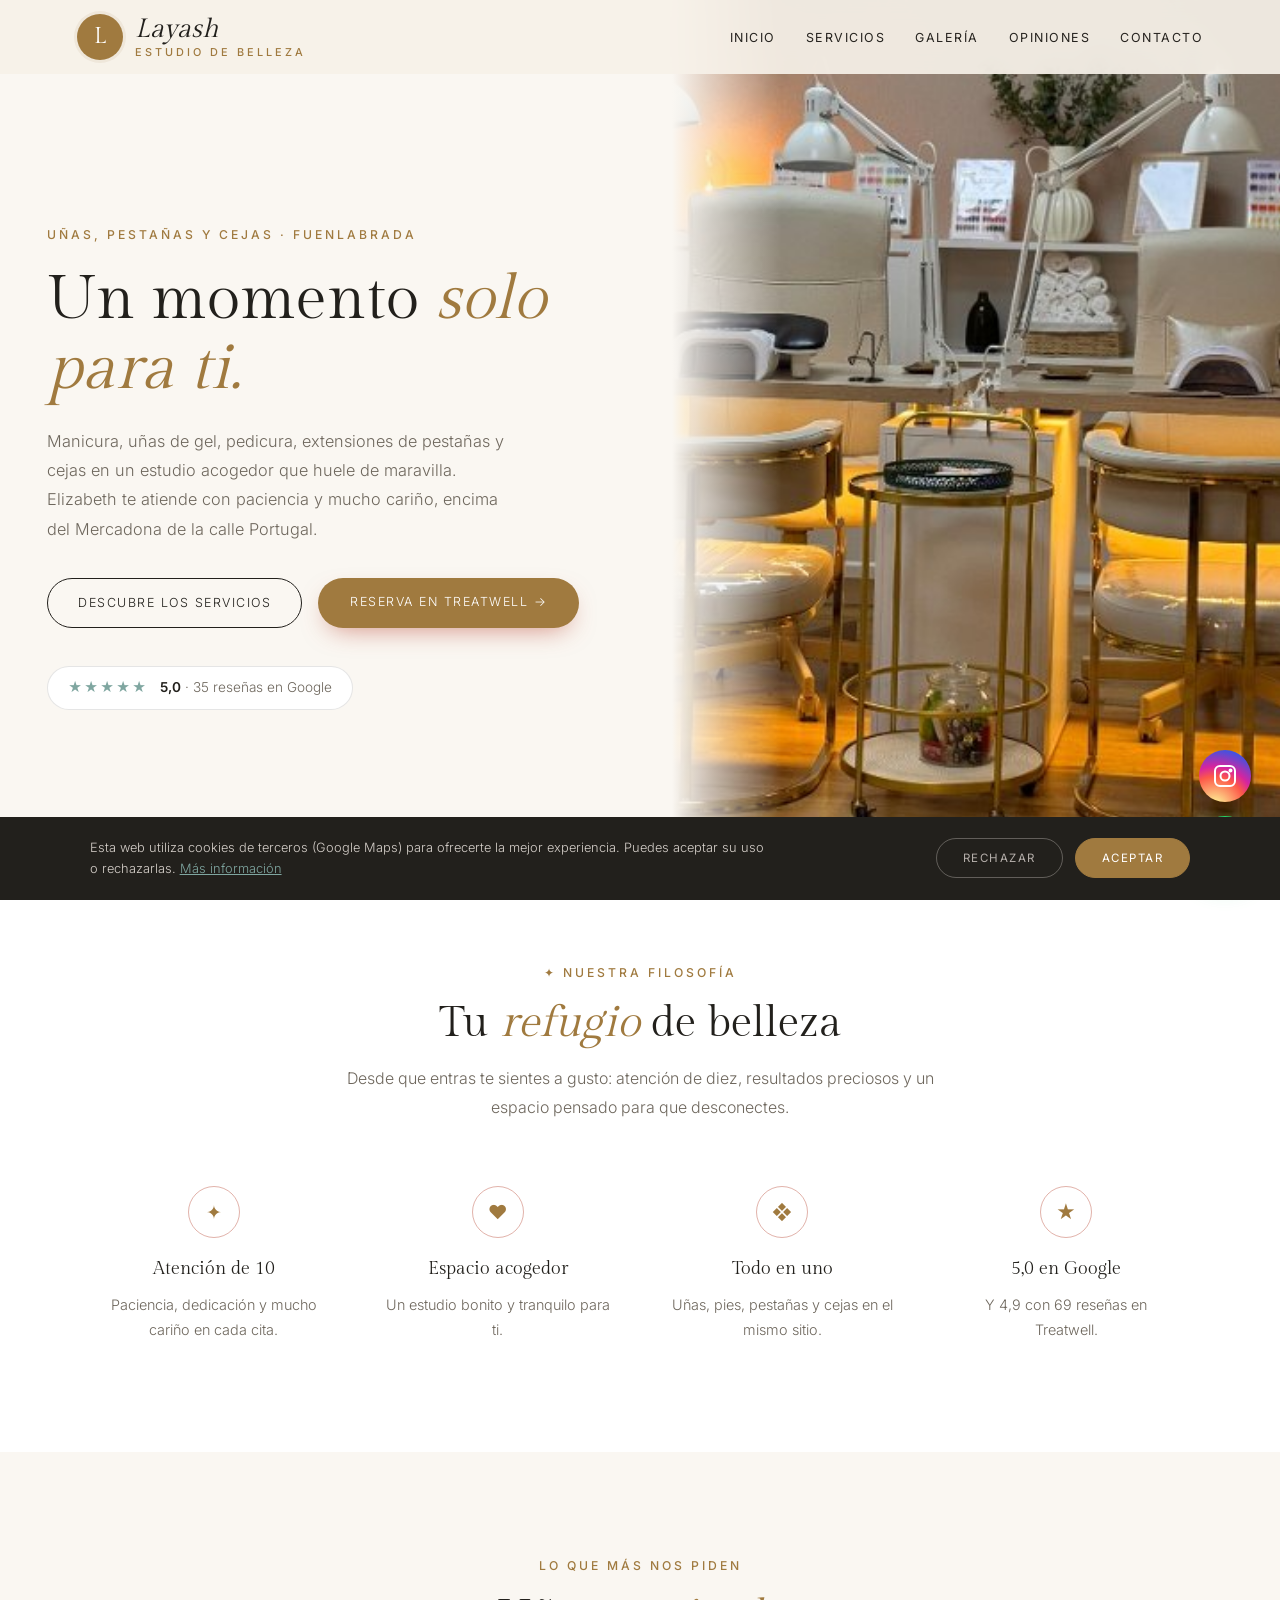
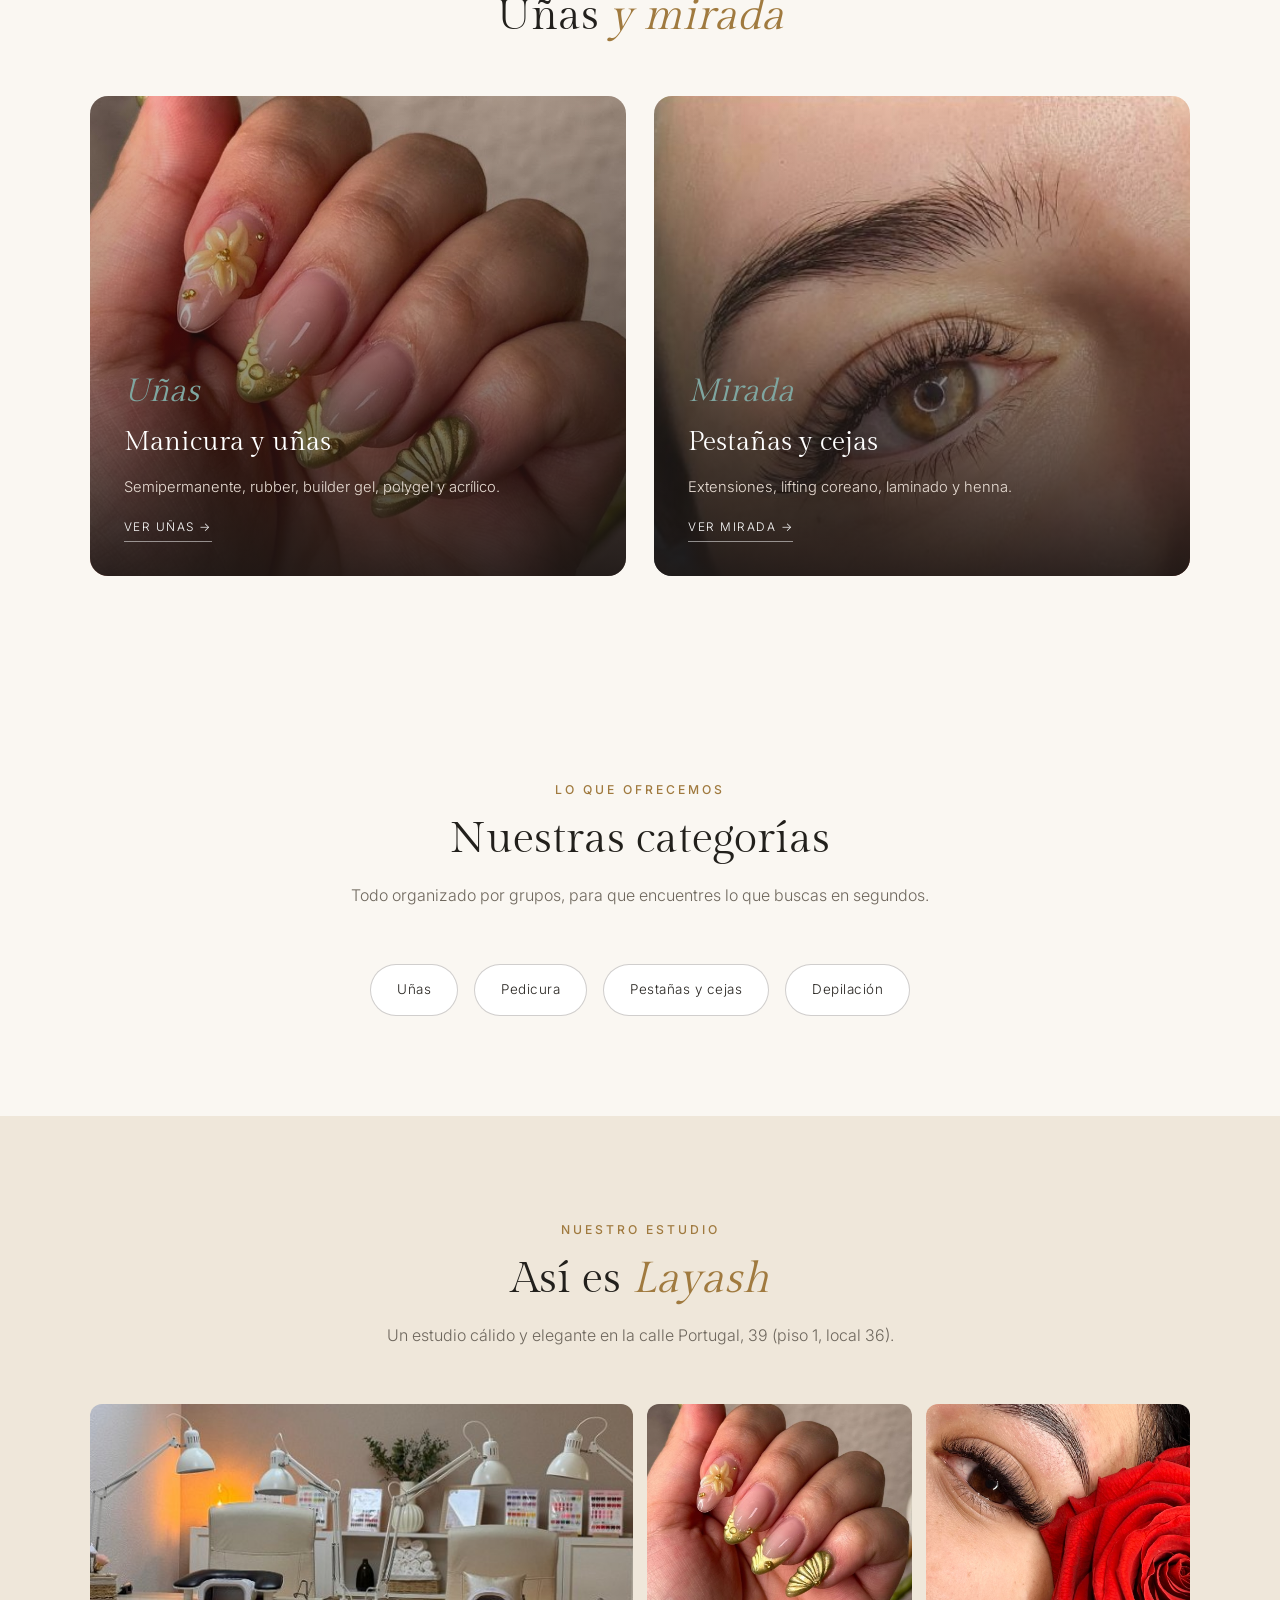
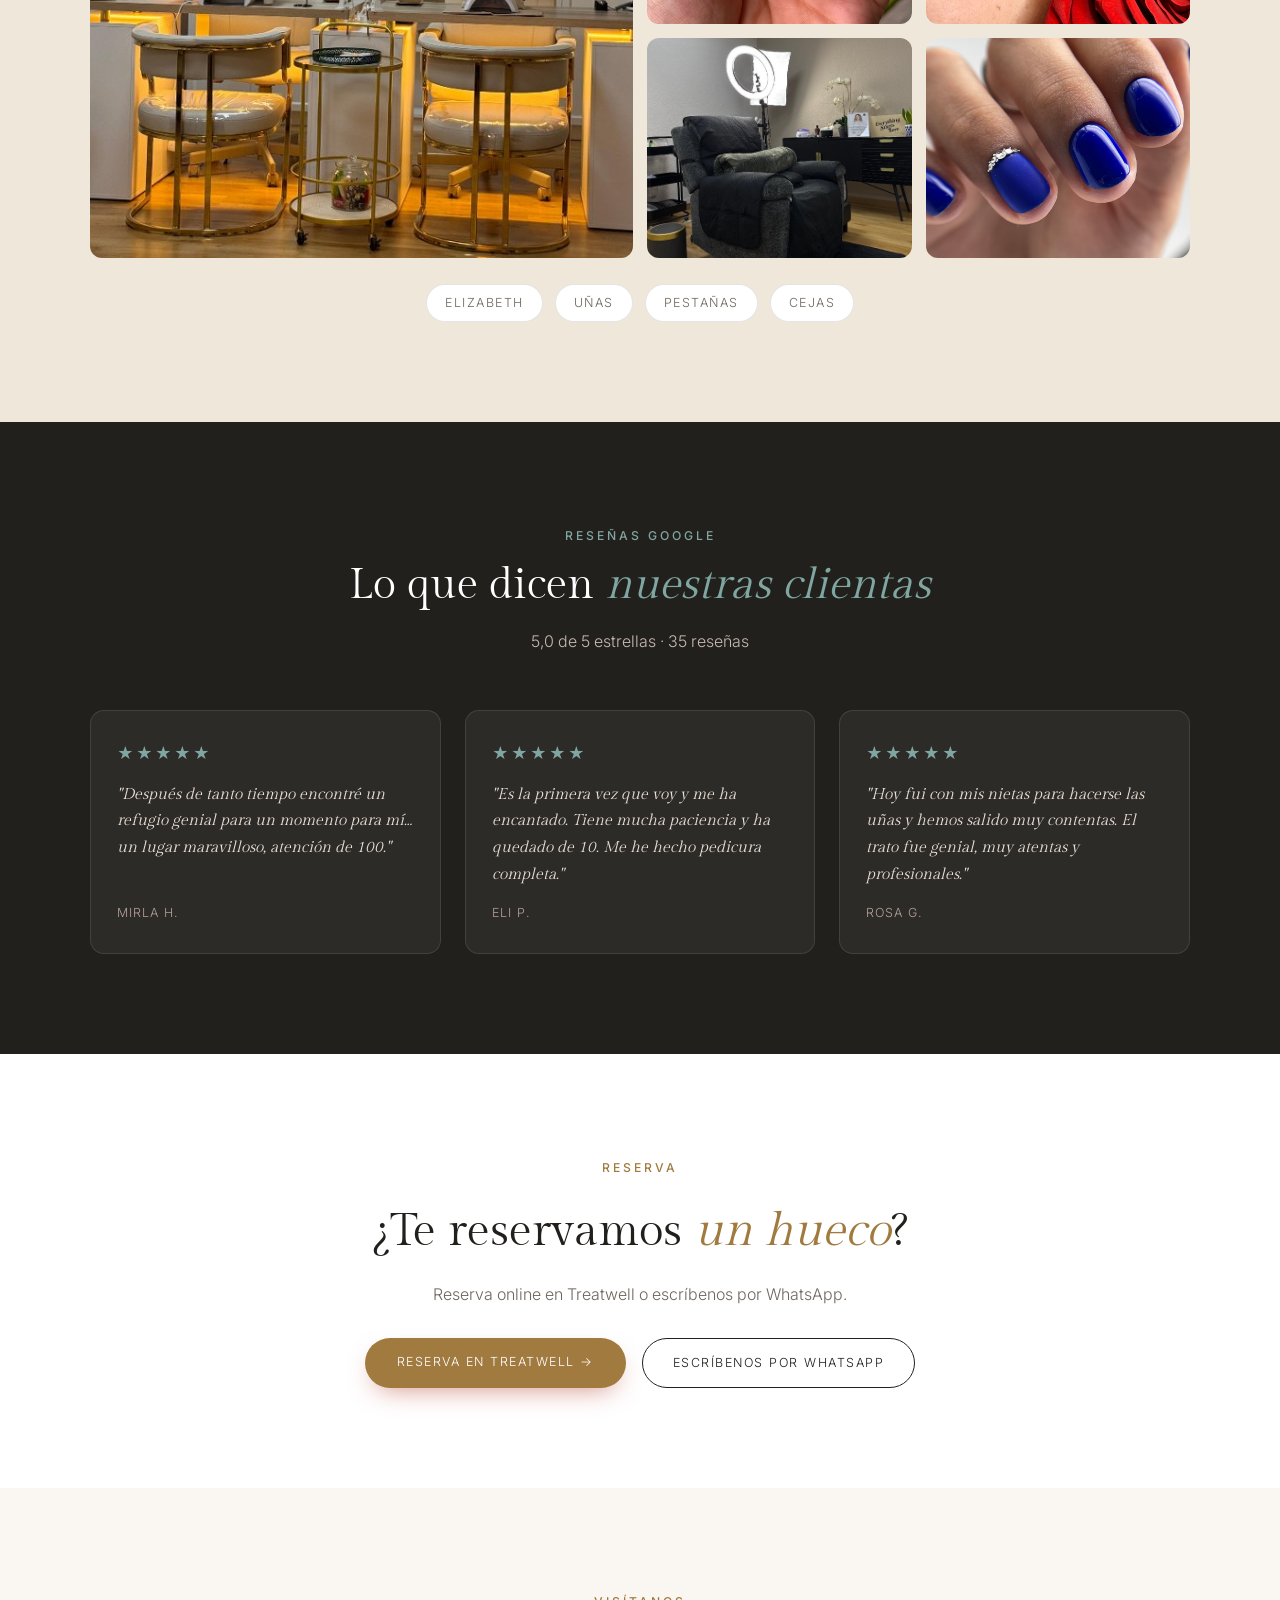
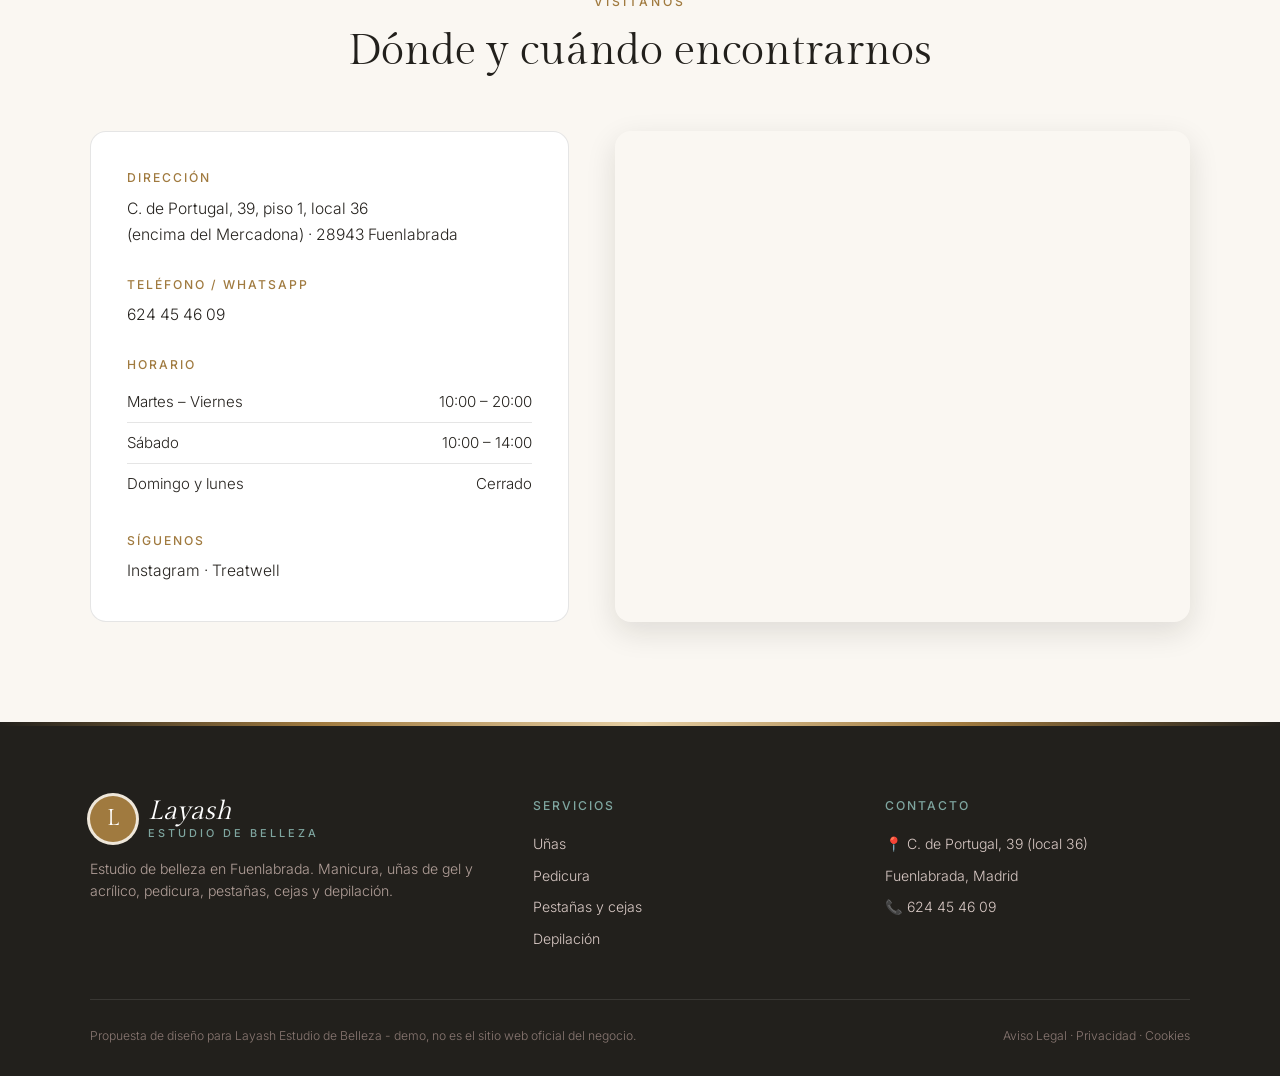
<file: index.html>
<!DOCTYPE html>
<html lang="es">
<head>
<meta charset="UTF-8">
<meta name="viewport" content="width=device-width, initial-scale=1.0">
<title>Layash Estudio de Belleza — Uñas, pestañas y cejas en Fuenlabrada</title>
<meta name="description" content="Layash Estudio de Belleza, de Elizabeth, en C. de Portugal 39 (piso 1, local 36, encima del Mercadona), Fuenlabrada. Manicura, uñas de gel y acrílico, pedicura, extensiones y lifting de pestañas, cejas y depilación. 5,0★ en Google y 4,9★ en Treatwell.">
<meta name="theme-color" content="#22201c">
<meta property="og:title" content="Layash Estudio de Belleza · Fuenlabrada">
<meta property="og:image" content="tw_01.jpg">

<link rel="preconnect" href="https://fonts.googleapis.com"><link rel="preconnect" href="https://fonts.gstatic.com" crossorigin><link href="https://fonts.googleapis.com/css2?family=Gilda+Display&family=Inter:wght@300;400;500;600&display=swap" rel="stylesheet">
<link rel="stylesheet" href="styles.css">
</head>
<body>

<header id="header">
  <a href="index.html" class="logo" aria-label="Layash Estudio de Belleza, inicio"><span class="logo-mark">L</span><span class="logo-text"><span class="script">Layash</span><small>estudio de belleza</small></span></a>
  <nav id="nav" aria-label="Navegación principal"><ul><li><a href="index.html#inicio">Inicio</a></li><li><a href="servicios.html">Servicios</a></li><li><a href="index.html#galeria">Galería</a></li><li><a href="index.html#opiniones">Opiniones</a></li><li><a href="index.html#contacto">Contacto</a></li></ul></nav><button class="nav-toggle" id="navToggle" aria-label="Abrir menú">☰</button>
</header>

<section class="hero" id="inicio">
  <div class="hero-text">
    <span class="eyebrow">Uñas, pestañas y cejas · Fuenlabrada</span>
    <h1>Un momento <em>solo para ti.</em></h1>
    <p>Manicura, uñas de gel, pedicura, extensiones de pestañas y cejas en un estudio acogedor que huele de maravilla. Elizabeth te atiende con paciencia y mucho cariño, encima del Mercadona de la calle Portugal.</p>
    <div class="hero-ctas">
      <a href="servicios.html" class="btn-outline">Descubre los servicios</a>
      <a href="https://www.treatwell.es/establecimiento/layash-estudio-de-belleza/" class="btn-solid" target="_blank" rel="noopener">Reserva en Treatwell →</a>
    </div>
    <a class="hero-rating" href="https://www.google.com/maps/search/?api=1&query=Layash,+C.+de+Portugal+39,+Fuenlabrada" target="_blank" rel="noopener"><span class="stars">★★★★★</span><span><strong>5,0</strong> · 35 reseñas en Google</span></a>
  </div>
  <div class="hero-img"><img src="tw_01.jpg" alt="Mesas de manicura del estudio Layash" style="object-position:center 50%;"></div>
</section>

<section class="trust">
  <div class="section-head">
    <span class="eyebrow">✦ Nuestra filosofía</span>
    <h2>Tu <em>refugio</em> de belleza</h2>
    <p>Desde que entras te sientes a gusto: atención de diez, resultados preciosos y un espacio pensado para que desconectes.</p>
  </div>
  <div class="trust-grid">
    <div class="trust-card"><span class="trust-ic">✦</span><h3>Atención de 10</h3><p>Paciencia, dedicación y mucho cariño en cada cita.</p></div>
    <div class="trust-card"><span class="trust-ic">♥</span><h3>Espacio acogedor</h3><p>Un estudio bonito y tranquilo para ti.</p></div>
    <div class="trust-card"><span class="trust-ic">❖</span><h3>Todo en uno</h3><p>Uñas, pies, pestañas y cejas en el mismo sitio.</p></div>
    <div class="trust-card"><span class="trust-ic">★</span><h3>5,0 en Google</h3><p>Y 4,9 con 69 reseñas en Treatwell.</p></div>
  </div>
</section>

<section class="worlds">
  <div class="section-head">
    <span class="eyebrow">Lo que más nos piden</span>
    <h2>Uñas <em>y mirada</em></h2>
  </div>
  <div class="worlds-grid">
    <a href="servicios.html#unas" class="world-card"><img src="maps_03.jpg" alt="Manicura y uñas"><div class="world-text"><span class="script">Uñas</span><h3>Manicura y uñas</h3><p>Semipermanente, rubber, builder gel, polygel y acrílico.</p><span class="world-link">Ver uñas →</span></div></a>
    <a href="servicios.html#mirada" class="world-card"><img src="maps_04.jpg" alt="Pestañas y cejas"><div class="world-text"><span class="script">Mirada</span><h3>Pestañas y cejas</h3><p>Extensiones, lifting coreano, laminado y henna.</p><span class="world-link">Ver mirada →</span></div></a>
  </div>
</section>

<section>
  <div class="section-head">
    <span class="eyebrow">Lo que ofrecemos</span>
    <h2>Nuestras categorías</h2>
    <p>Todo organizado por grupos, para que encuentres lo que buscas en segundos.</p>
  </div>
  <div class="cat-pills">
    <a href="servicios.html#unas" class="cat-pill">Uñas</a>
    <a href="servicios.html#pies" class="cat-pill">Pedicura</a>
    <a href="servicios.html#mirada" class="cat-pill">Pestañas y cejas</a>
    <a href="servicios.html#depilacion" class="cat-pill">Depilación</a>
  </div>
</section>

<section class="gallery-wrap" id="galeria">
  <div class="section-head">
    <span class="eyebrow">Nuestro estudio</span>
    <h2>Así es <em>Layash</em></h2>
    <p>Un estudio cálido y elegante en la calle Portugal, 39 (piso 1, local 36).</p>
  </div>
  <div class="gallery">
    <figure class="big"><img src="tw_01.jpg" alt="Mesas de manicura" loading="lazy"></figure>
    <figure><img src="maps_03.jpg" alt="Uñas con diseño dorado" loading="lazy"></figure>
    <figure><img src="maps_09.jpg" alt="Extensiones de pestañas" loading="lazy"></figure>
    <figure><img src="tw_04.jpg" alt="Sillón de pedicura y pestañas" loading="lazy"></figure>
    <figure><img src="maps_06.jpg" alt="Manicura en azul" loading="lazy"></figure>
  </div>
  <div class="brands"><span>Elizabeth</span><span>Uñas</span><span>Pestañas</span><span>Cejas</span></div>
</section>

<section class="reviews-wrap" id="opiniones">
  <div class="section-head">
    <span class="eyebrow">Reseñas Google</span>
    <h2>Lo que dicen <em>nuestras clientas</em></h2>
    <p>5,0 de 5 estrellas · 35 reseñas</p>
  </div>
  <div class="review-grid">
    <div class="review-card"><div class="stars">★★★★★</div><p>"Después de tanto tiempo encontré un refugio genial para un momento para mí… un lugar maravilloso, atención de 100."</p><cite>Mirla H.</cite></div>
    <div class="review-card"><div class="stars">★★★★★</div><p>"Es la primera vez que voy y me ha encantado. Tiene mucha paciencia y ha quedado de 10. Me he hecho pedicura completa."</p><cite>Eli P.</cite></div>
    <div class="review-card"><div class="stars">★★★★★</div><p>"Hoy fui con mis nietas para hacerse las uñas y hemos salido muy contentas. El trato fue genial, muy atentas y profesionales."</p><cite>Rosa G.</cite></div>
  </div>
</section>

<section class="cta-section">
  <span class="eyebrow">Reserva</span>
  <h2>¿Te reservamos <em>un hueco</em>?</h2>
  <p>Reserva online en Treatwell o escríbenos por WhatsApp.</p>
  <div class="cta-row">
    <a href="https://www.treatwell.es/establecimiento/layash-estudio-de-belleza/" class="btn-solid" target="_blank" rel="noopener">Reserva en Treatwell →</a>
    <a href="https://wa.me/34624454609?text=Hola%2C%20quiero%20pedir%20cita%20en%20Layash" class="btn-outline" target="_blank" rel="noopener">Escríbenos por WhatsApp</a>
  </div>
</section>

<section class="contact-section" id="contacto">
  <div class="section-head">
    <span class="eyebrow">Visítanos</span>
    <h2>Dónde y cuándo encontrarnos</h2>
  </div>
  <div class="contact-grid">
    <div class="contact-info">
      <div class="contact-block"><h3>Dirección</h3><p>C. de Portugal, 39, piso 1, local 36<br>(encima del Mercadona) · 28943 Fuenlabrada</p></div>
      <div class="contact-block"><h3>Teléfono / WhatsApp</h3><p><a href="tel:+34624454609">624 45 46 09</a></p></div>
      <div class="contact-block"><h3>Horario</h3><ul class="hours-list"><li><span>Martes – Viernes</span><span>10:00 – 20:00</span></li><li><span>Sábado</span><span>10:00 – 14:00</span></li><li><span>Domingo y lunes</span><span>Cerrado</span></li></ul></div>
      <div class="contact-block"><h3>Síguenos</h3><p><a href="https://www.instagram.com/layash_estudio/" target="_blank" rel="noopener">Instagram</a> · <a href="https://www.treatwell.es/establecimiento/layash-estudio-de-belleza/" target="_blank" rel="noopener">Treatwell</a></p></div>
    </div>
    <div class="contact-map">
      <iframe title="Mapa de Layash Estudio de Belleza" src="https://www.google.com/maps?q=Layash,+C.+de+Portugal+39,+Fuenlabrada&output=embed" width="100%" height="100%" style="border:0;" allowfullscreen="" loading="lazy" referrerpolicy="no-referrer-when-downgrade"></iframe>
    </div>
  </div>
</section>

<footer>
  <div class="footer-grid">
    <div class="footer-brand">
      <a href="index.html" class="logo light"><span class="logo-mark">L</span><span class="logo-text"><span class="script">Layash</span><small>estudio de belleza</small></span></a>
      <p>Estudio de belleza en Fuenlabrada. Manicura, uñas de gel y acrílico, pedicura, pestañas, cejas y depilación.</p>
    </div>
    <div><h4>Servicios</h4><ul><li><a href="servicios.html#unas">Uñas</a></li><li><a href="servicios.html#pies">Pedicura</a></li><li><a href="servicios.html#mirada">Pestañas y cejas</a></li><li><a href="servicios.html#depilacion">Depilación</a></li></ul></div>
    <div><h4>Contacto</h4><ul><li>📍 C. de Portugal, 39 (local 36)</li><li>Fuenlabrada, Madrid</li><li>📞 <a href="tel:+34624454609">624 45 46 09</a></li></ul></div>
  </div>
  <div class="footer-bottom">
    <span>Propuesta de diseño para Layash Estudio de Belleza - demo, no es el sitio web oficial del negocio.</span>
    <span><a href="aviso-legal.html">Aviso Legal</a> &middot; <a href="politica-privacidad.html">Privacidad</a> &middot; <a href="politica-cookies.html">Cookies</a></span>
  </div>
</footer>

<div id="cookie-banner" class="cookie-banner"><p>Esta web utiliza cookies de terceros (Google Maps) para ofrecerte la mejor experiencia. Puedes aceptar su uso o rechazarlas. <a href="politica-cookies.html">Más información</a></p><div class="cookie-actions"><button onclick="setCookieChoice('rejected')" class="ck-reject">Rechazar</button><button onclick="setCookieChoice('accepted')" class="ck-accept">Aceptar</button></div></div>
<div class="social-fabs"><a class="ig-fab" href="https://www.instagram.com/layash_estudio/" target="_blank" rel="noopener" aria-label="Visitar Instagram"><svg width="24" height="24" viewBox="0 0 24 24" fill="none" stroke="white" stroke-width="2"><rect x="2" y="2" width="20" height="20" rx="5"/><circle cx="12" cy="12" r="4.5"/><circle cx="17.5" cy="6.5" r="1" fill="white"/></svg></a><a class="wa-fab" href="https://wa.me/34624454609?text=Hola%2C%20quiero%20pedir%20cita%20en%20Layash" target="_blank" rel="noopener" aria-label="Escribir por WhatsApp"><svg width="28" height="28" viewBox="0 0 24 24" fill="white"><path d="M17.5 14.4c-.3-.1-1.8-.9-2-1s-.5-.1-.7.1-.8 1-.9 1.2-.3.2-.6.1a8.2 8.2 0 0 1-2.4-1.5 9 9 0 0 1-1.7-2.1c-.2-.3 0-.5.1-.6l.4-.5.3-.5v-.5l-.9-2.2c-.2-.6-.5-.5-.7-.5h-.6a1.1 1.1 0 0 0-.8.4 3.4 3.4 0 0 0-1 2.5 5.9 5.9 0 0 0 1.2 3.1 13.5 13.5 0 0 0 5.2 4.6c2.6 1 2.6.7 3.1.6a2.6 2.6 0 0 0 1.7-1.2 2.1 2.1 0 0 0 .2-1.2c-.1-.1-.3-.2-.6-.3ZM12 21.8a9.8 9.8 0 0 1-5-1.4l-.4-.2-3.7 1 1-3.6-.2-.4A9.8 9.8 0 1 1 12 21.8Zm8.4-18.3A11.8 11.8 0 0 0 1.8 17.7L.2 23.8l6.3-1.6a11.8 11.8 0 0 0 5.6 1.4A11.8 11.8 0 0 0 20.4 3.5Z"/></svg></a></div>
<script src="main.js"></script>
</body>
</html>
</file>
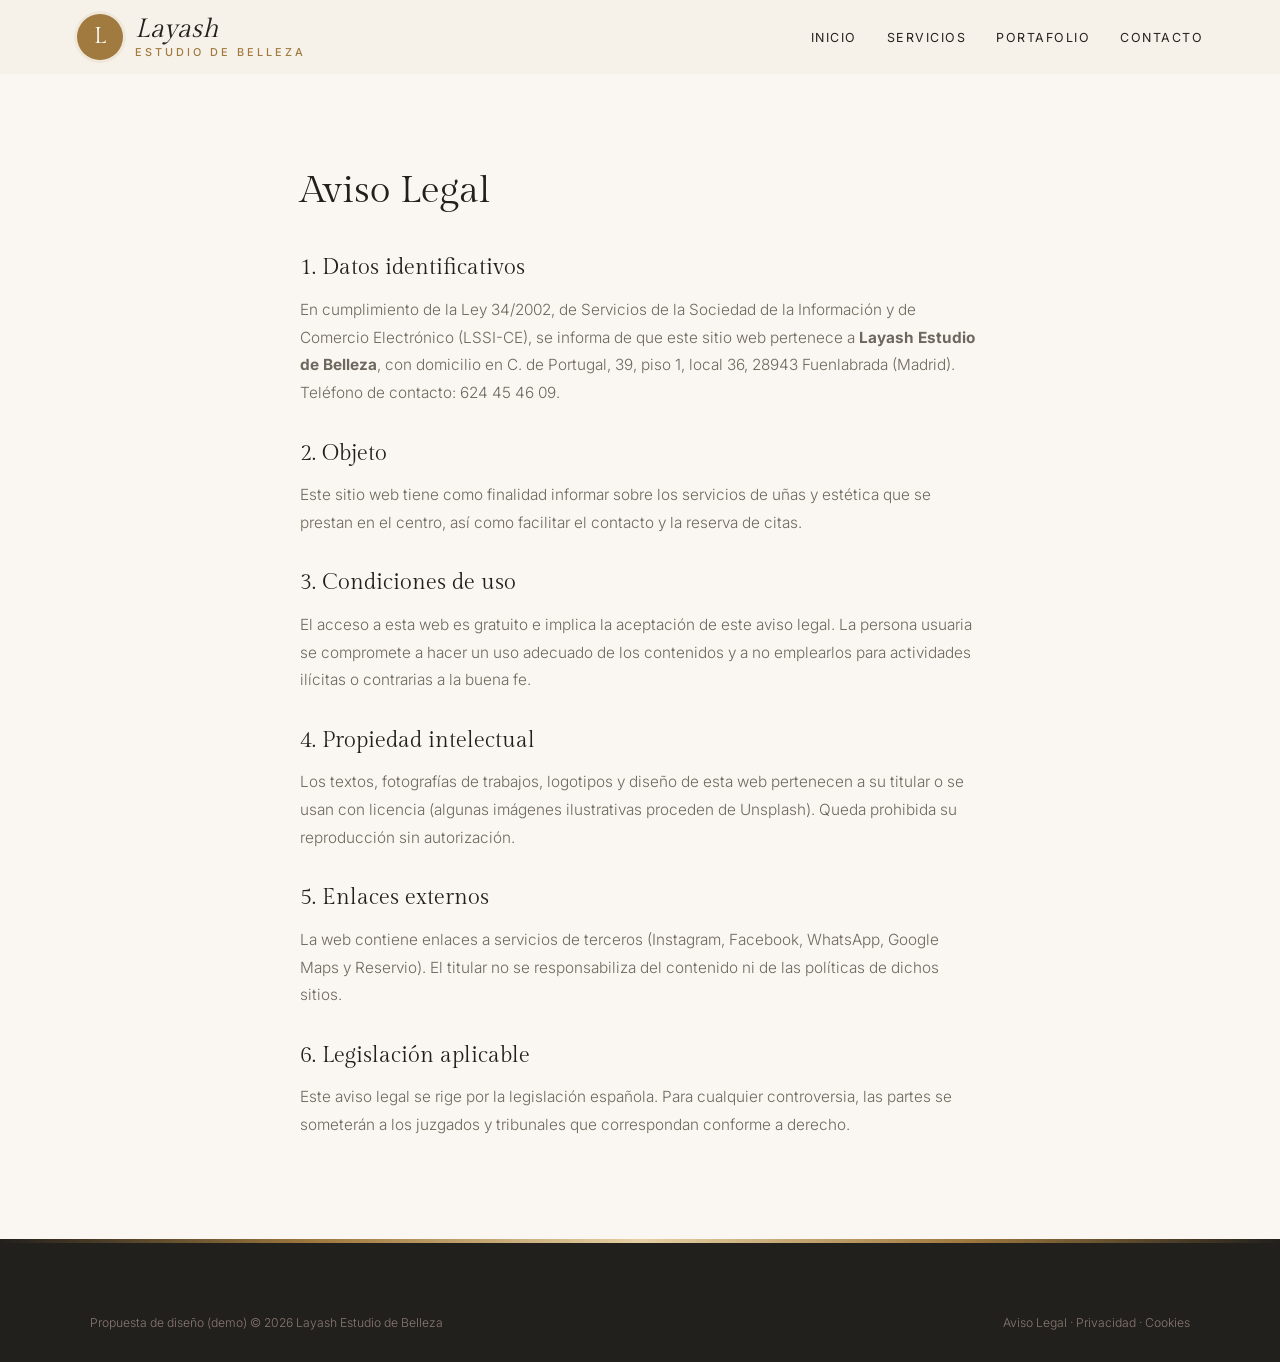
<file: aviso-legal.html>
<!DOCTYPE html>
<html lang="es">
<head>
<meta charset="UTF-8">
<meta name="viewport" content="width=device-width, initial-scale=1.0">
<title>Aviso Legal — Layash Estudio de Belleza</title>
<meta name="robots" content="noindex">

<link rel="preconnect" href="https://fonts.googleapis.com">
<link href="https://fonts.googleapis.com/css2?family=Gilda+Display&family=Inter:wght@300;400;500;600&display=swap" rel="stylesheet">
<link rel="stylesheet" href="styles.css">
</head>
<body>
<header id="header" class="scrolled">
  <a href="index.html" class="logo" aria-label="Layash Estudio de Belleza, inicio">
    <span class="logo-mark">L</span>
    <span class="logo-text"><span class="script">Layash</span><small>estudio de belleza</small></span>
  </a>
  <nav id="nav" aria-label="Navegación principal">
    <ul>
      <li><a href="index.html#inicio">Inicio</a></li>
      <li><a href="servicios.html">Servicios</a></li>
      <li><a href="portafolio.html">Portafolio</a></li>
      <li><a href="index.html#contacto">Contacto</a></li>
    </ul>
  </nav>
  <button class="nav-toggle" id="navToggle" aria-label="Abrir menú">☰</button>
</header>
<main class="legal"><h1>Aviso Legal</h1>
<h2>1. Datos identificativos</h2>
<p>En cumplimiento de la Ley 34/2002, de Servicios de la Sociedad de la Información y de Comercio Electrónico (LSSI-CE), se informa de que este sitio web pertenece a <strong>Layash Estudio de Belleza</strong>, con domicilio en C. de Portugal, 39, piso 1, local 36, 28943 Fuenlabrada (Madrid). Teléfono de contacto: 624 45 46 09.</p>
<h2>2. Objeto</h2>
<p>Este sitio web tiene como finalidad informar sobre los servicios de uñas y estética que se prestan en el centro, así como facilitar el contacto y la reserva de citas.</p>
<h2>3. Condiciones de uso</h2>
<p>El acceso a esta web es gratuito e implica la aceptación de este aviso legal. La persona usuaria se compromete a hacer un uso adecuado de los contenidos y a no emplearlos para actividades ilícitas o contrarias a la buena fe.</p>
<h2>4. Propiedad intelectual</h2>
<p>Los textos, fotografías de trabajos, logotipos y diseño de esta web pertenecen a su titular o se usan con licencia (algunas imágenes ilustrativas proceden de Unsplash). Queda prohibida su reproducción sin autorización.</p>
<h2>5. Enlaces externos</h2>
<p>La web contiene enlaces a servicios de terceros (Instagram, Facebook, WhatsApp, Google Maps y Reservio). El titular no se responsabiliza del contenido ni de las políticas de dichos sitios.</p>
<h2>6. Legislación aplicable</h2>
<p>Este aviso legal se rige por la legislación española. Para cualquier controversia, las partes se someterán a los juzgados y tribunales que correspondan conforme a derecho.</p></main>
<footer>
  <div class="footer-bottom" style="margin-top:0">
    <span>Propuesta de diseño (demo) © 2026 Layash Estudio de Belleza</span>
    <span><a href="aviso-legal.html">Aviso Legal</a> &middot; <a href="politica-privacidad.html">Privacidad</a> &middot; <a href="politica-cookies.html">Cookies</a></span>
  </div>
</footer>
<script src="main.js"></script>
</body>
</html>
</file>
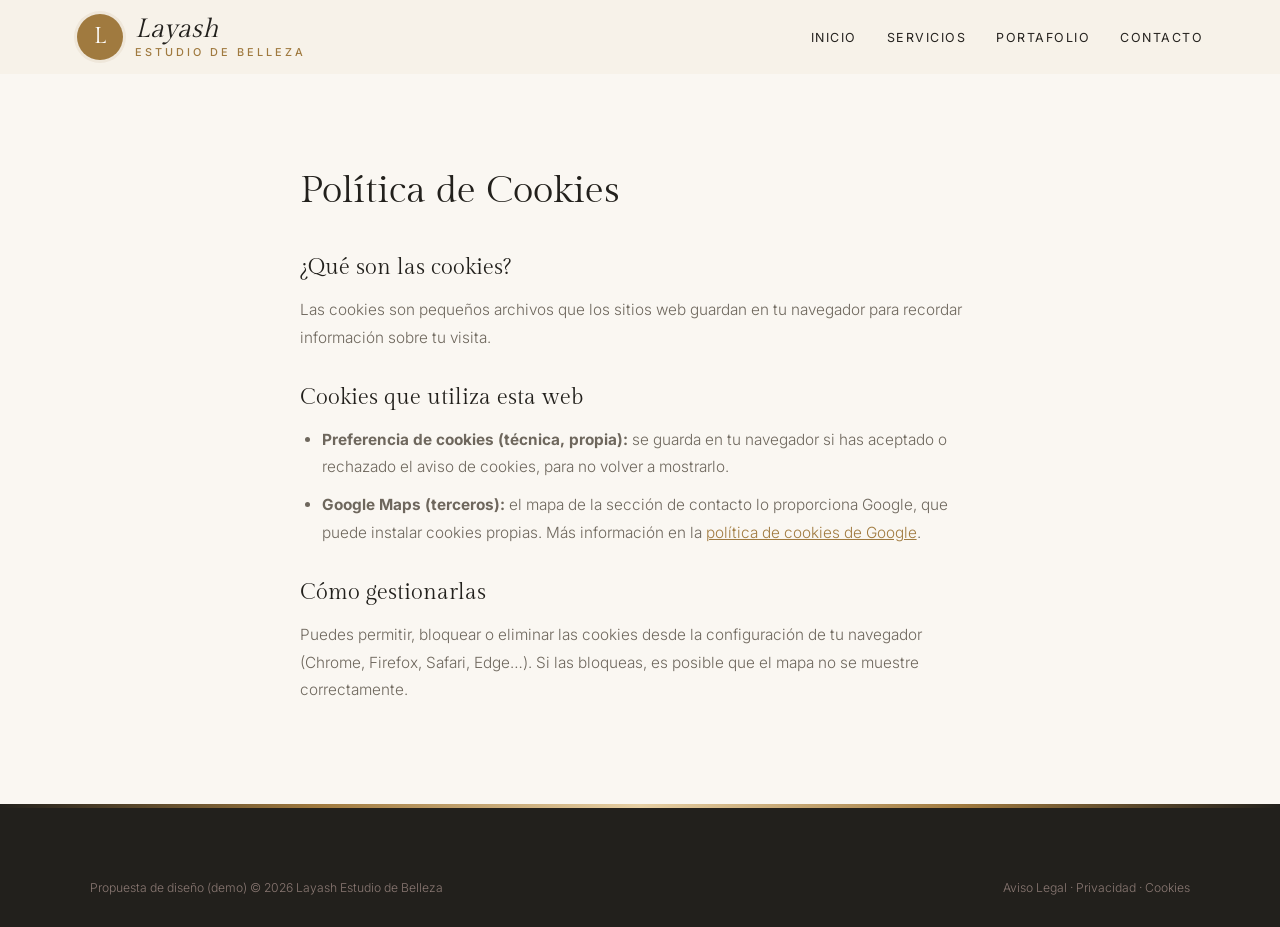
<file: politica-cookies.html>
<!DOCTYPE html>
<html lang="es">
<head>
<meta charset="UTF-8">
<meta name="viewport" content="width=device-width, initial-scale=1.0">
<title>Política de Cookies — Layash Estudio de Belleza</title>
<meta name="robots" content="noindex">

<link rel="preconnect" href="https://fonts.googleapis.com">
<link href="https://fonts.googleapis.com/css2?family=Gilda+Display&family=Inter:wght@300;400;500;600&display=swap" rel="stylesheet">
<link rel="stylesheet" href="styles.css">
</head>
<body>
<header id="header" class="scrolled">
  <a href="index.html" class="logo" aria-label="Layash Estudio de Belleza, inicio">
    <span class="logo-mark">L</span>
    <span class="logo-text"><span class="script">Layash</span><small>estudio de belleza</small></span>
  </a>
  <nav id="nav" aria-label="Navegación principal">
    <ul>
      <li><a href="index.html#inicio">Inicio</a></li>
      <li><a href="servicios.html">Servicios</a></li>
      <li><a href="portafolio.html">Portafolio</a></li>
      <li><a href="index.html#contacto">Contacto</a></li>
    </ul>
  </nav>
  <button class="nav-toggle" id="navToggle" aria-label="Abrir menú">☰</button>
</header>
<main class="legal"><h1>Política de Cookies</h1>
<h2>¿Qué son las cookies?</h2>
<p>Las cookies son pequeños archivos que los sitios web guardan en tu navegador para recordar información sobre tu visita.</p>
<h2>Cookies que utiliza esta web</h2>
<ul>
<li><strong>Preferencia de cookies (técnica, propia):</strong> se guarda en tu navegador si has aceptado o rechazado el aviso de cookies, para no volver a mostrarlo.</li>
<li><strong>Google Maps (terceros):</strong> el mapa de la sección de contacto lo proporciona Google, que puede instalar cookies propias. Más información en la <a href="https://policies.google.com/technologies/cookies" target="_blank" rel="noopener">política de cookies de Google</a>.</li>
</ul>
<h2>Cómo gestionarlas</h2>
<p>Puedes permitir, bloquear o eliminar las cookies desde la configuración de tu navegador (Chrome, Firefox, Safari, Edge…). Si las bloqueas, es posible que el mapa no se muestre correctamente.</p></main>
<footer>
  <div class="footer-bottom" style="margin-top:0">
    <span>Propuesta de diseño (demo) © 2026 Layash Estudio de Belleza</span>
    <span><a href="aviso-legal.html">Aviso Legal</a> &middot; <a href="politica-privacidad.html">Privacidad</a> &middot; <a href="politica-cookies.html">Cookies</a></span>
  </div>
</footer>
<script src="main.js"></script>
</body>
</html>
</file>
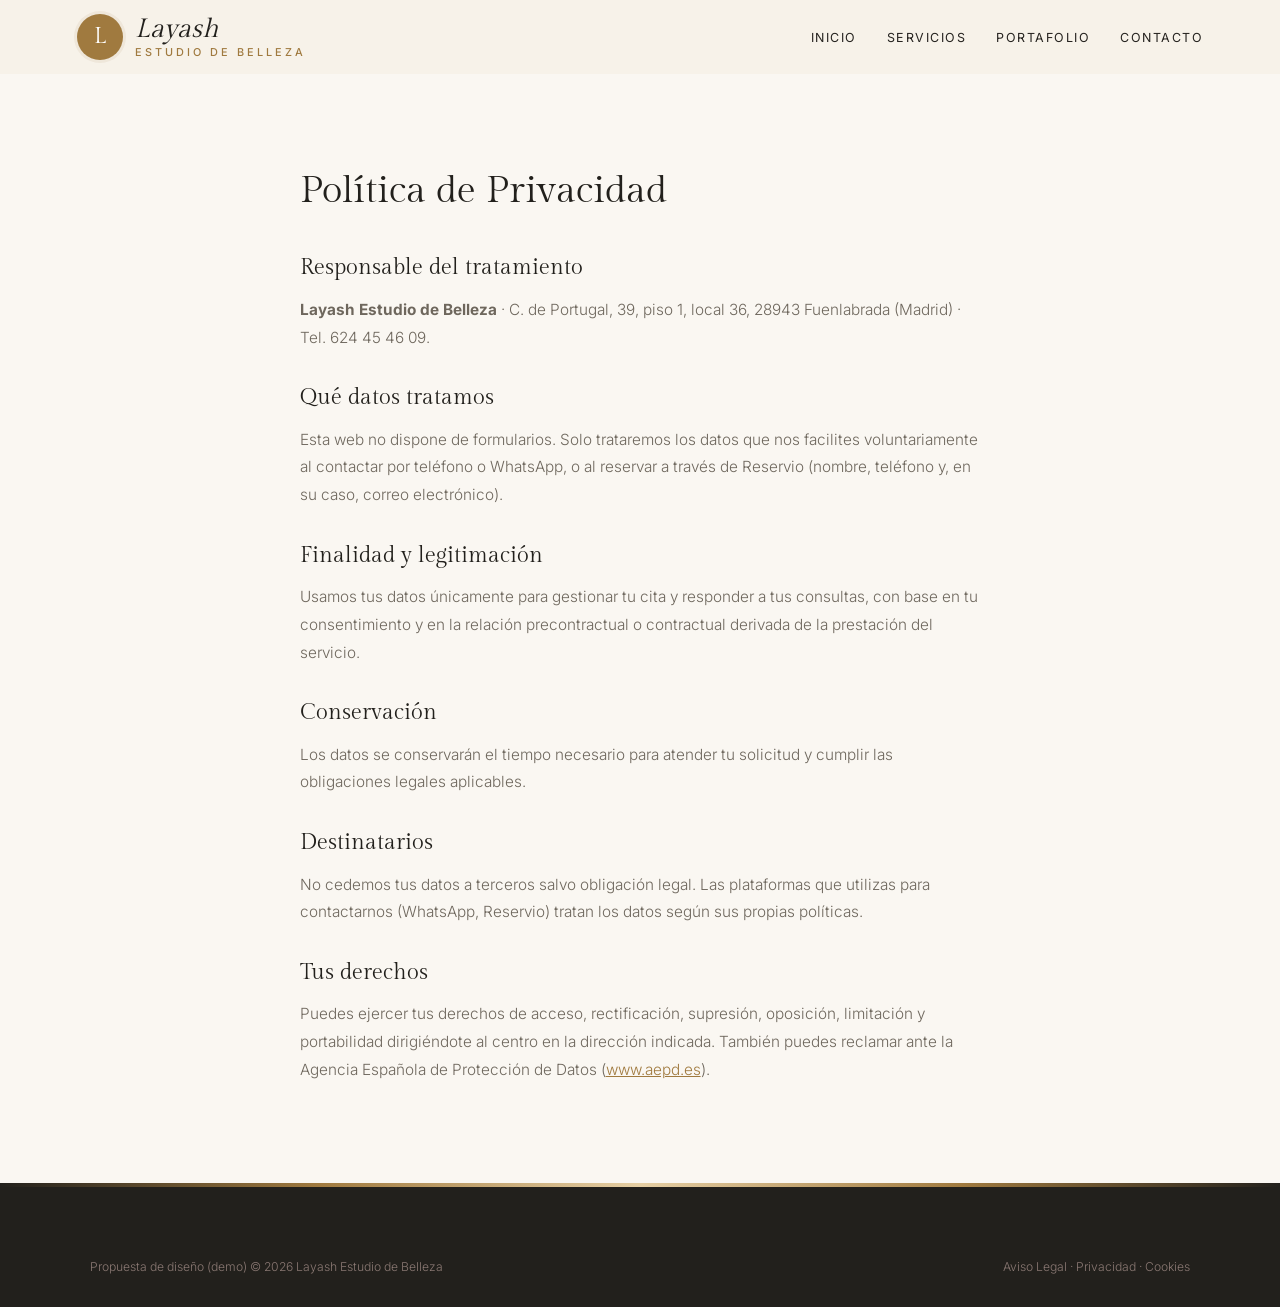
<file: politica-privacidad.html>
<!DOCTYPE html>
<html lang="es">
<head>
<meta charset="UTF-8">
<meta name="viewport" content="width=device-width, initial-scale=1.0">
<title>Política de Privacidad — Layash Estudio de Belleza</title>
<meta name="robots" content="noindex">

<link rel="preconnect" href="https://fonts.googleapis.com">
<link href="https://fonts.googleapis.com/css2?family=Gilda+Display&family=Inter:wght@300;400;500;600&display=swap" rel="stylesheet">
<link rel="stylesheet" href="styles.css">
</head>
<body>
<header id="header" class="scrolled">
  <a href="index.html" class="logo" aria-label="Layash Estudio de Belleza, inicio">
    <span class="logo-mark">L</span>
    <span class="logo-text"><span class="script">Layash</span><small>estudio de belleza</small></span>
  </a>
  <nav id="nav" aria-label="Navegación principal">
    <ul>
      <li><a href="index.html#inicio">Inicio</a></li>
      <li><a href="servicios.html">Servicios</a></li>
      <li><a href="portafolio.html">Portafolio</a></li>
      <li><a href="index.html#contacto">Contacto</a></li>
    </ul>
  </nav>
  <button class="nav-toggle" id="navToggle" aria-label="Abrir menú">☰</button>
</header>
<main class="legal"><h1>Política de Privacidad</h1>
<h2>Responsable del tratamiento</h2>
<p><strong>Layash Estudio de Belleza</strong> · C. de Portugal, 39, piso 1, local 36, 28943 Fuenlabrada (Madrid) · Tel. 624 45 46 09.</p>
<h2>Qué datos tratamos</h2>
<p>Esta web no dispone de formularios. Solo trataremos los datos que nos facilites voluntariamente al contactar por teléfono o WhatsApp, o al reservar a través de Reservio (nombre, teléfono y, en su caso, correo electrónico).</p>
<h2>Finalidad y legitimación</h2>
<p>Usamos tus datos únicamente para gestionar tu cita y responder a tus consultas, con base en tu consentimiento y en la relación precontractual o contractual derivada de la prestación del servicio.</p>
<h2>Conservación</h2>
<p>Los datos se conservarán el tiempo necesario para atender tu solicitud y cumplir las obligaciones legales aplicables.</p>
<h2>Destinatarios</h2>
<p>No cedemos tus datos a terceros salvo obligación legal. Las plataformas que utilizas para contactarnos (WhatsApp, Reservio) tratan los datos según sus propias políticas.</p>
<h2>Tus derechos</h2>
<p>Puedes ejercer tus derechos de acceso, rectificación, supresión, oposición, limitación y portabilidad dirigiéndote al centro en la dirección indicada. También puedes reclamar ante la Agencia Española de Protección de Datos (<a href="https://www.aepd.es" target="_blank" rel="noopener">www.aepd.es</a>).</p></main>
<footer>
  <div class="footer-bottom" style="margin-top:0">
    <span>Propuesta de diseño (demo) © 2026 Layash Estudio de Belleza</span>
    <span><a href="aviso-legal.html">Aviso Legal</a> &middot; <a href="politica-privacidad.html">Privacidad</a> &middot; <a href="politica-cookies.html">Cookies</a></span>
  </div>
</footer>
<script src="main.js"></script>
</body>
</html>
</file>
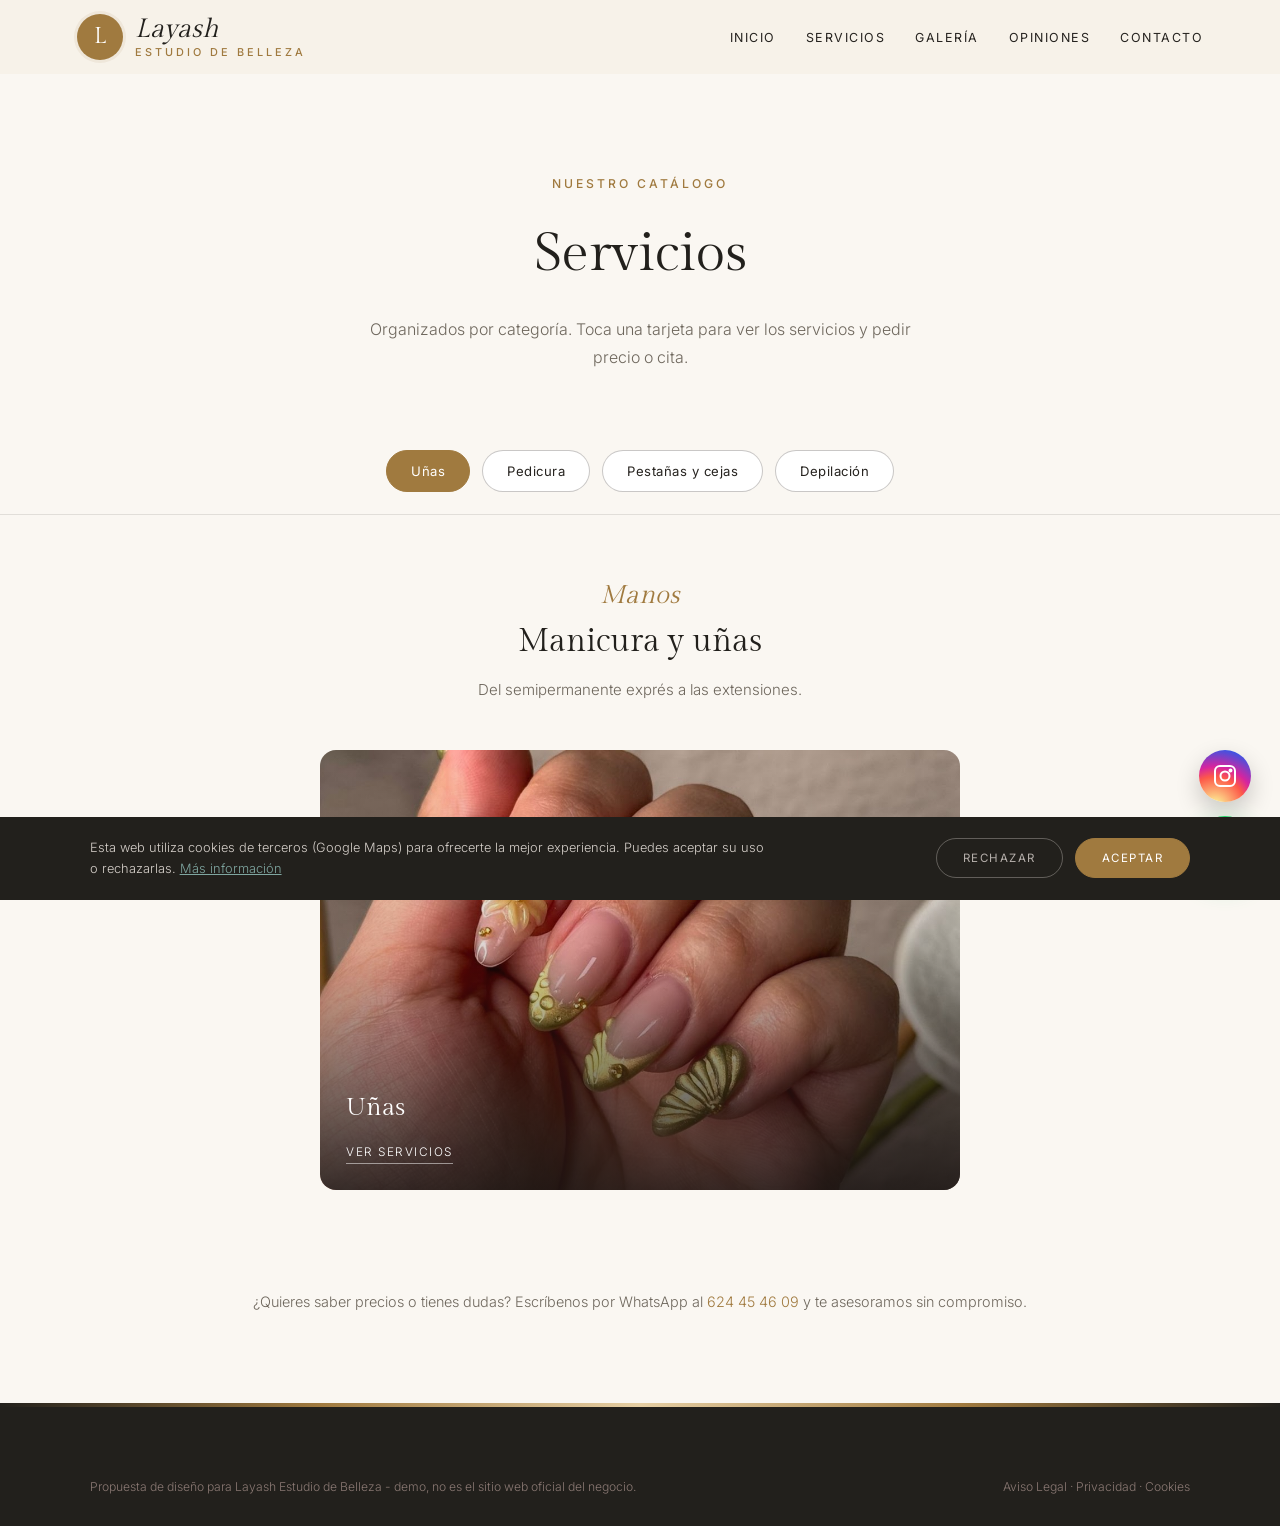
<file: servicios.html>
<!DOCTYPE html>
<html lang="es">
<head>
<meta charset="UTF-8">
<meta name="viewport" content="width=device-width, initial-scale=1.0">
<title>Servicios — Layash Estudio de Belleza · Fuenlabrada</title>
<meta name="description" content="Servicios de Layash Estudio de Belleza en Fuenlabrada.">

<link rel="preconnect" href="https://fonts.googleapis.com"><link rel="preconnect" href="https://fonts.gstatic.com" crossorigin><link href="https://fonts.googleapis.com/css2?family=Gilda+Display&family=Inter:wght@300;400;500;600&display=swap" rel="stylesheet">
<link rel="stylesheet" href="styles.css">
</head>
<body>

<header id="header" class="scrolled">
  <a href="index.html" class="logo" aria-label="Layash Estudio de Belleza, inicio"><span class="logo-mark">L</span><span class="logo-text"><span class="script">Layash</span><small>estudio de belleza</small></span></a>
  <nav id="nav" aria-label="Navegación principal"><ul><li><a href="index.html#inicio">Inicio</a></li><li><a href="servicios.html">Servicios</a></li><li><a href="index.html#galeria">Galería</a></li><li><a href="index.html#opiniones">Opiniones</a></li><li><a href="index.html#contacto">Contacto</a></li></ul></nav><button class="nav-toggle" id="navToggle" aria-label="Abrir menú">☰</button>
</header>

<div class="page-hero">
  <span class="eyebrow">Nuestro catálogo</span>
  <h1>Servicios</h1>
  <p>Organizados por categoría. Toca una tarjeta para ver los servicios y pedir precio o cita.</p>
</div>

<div class="tabs">
  <button class="tab-btn active" data-tab="unas">Uñas</button>
  <button class="tab-btn" data-tab="pies">Pedicura</button>
  <button class="tab-btn" data-tab="mirada">Pestañas y cejas</button>
  <button class="tab-btn" data-tab="depilacion">Depilación</button>
  
</div>

<div class="tab-panel active" id="unas">
  <div class="tab-intro"><span class="script">Manos</span><h2>Manicura y uñas</h2><p>Del semipermanente exprés a las extensiones.</p></div>
  <div class="cat-grid single">
    <div class="cat-card" onclick="openModal('unas')"><img src="maps_03.jpg" alt="Uñas" loading="lazy"><div class="cat-card-text"><h3>Uñas</h3><span>Ver servicios</span></div></div>
  </div>
</div>

<div class="tab-panel" id="pies">
  <div class="tab-intro"><span class="script">Pies</span><h2>Pedicura</h2><p>Pies cuidados y bonitos.</p></div>
  <div class="cat-grid single">
    <div class="cat-card" onclick="openModal('pies')"><img src="u_pedicura.jpg" alt="Pedicura" loading="lazy"><div class="cat-card-text"><h3>Pedicura</h3><span>Ver servicios</span></div></div>
  </div>
</div>

<div class="tab-panel" id="mirada">
  <div class="tab-intro"><span class="script">Mirada</span><h2>Pestañas y cejas</h2><p>Una mirada perfecta.</p></div>
  <div class="cat-grid single">
    <div class="cat-card" onclick="openModal('mirada')"><img src="maps_04.jpg" alt="Mirada" loading="lazy"><div class="cat-card-text"><h3>Mirada</h3><span>Ver servicios</span></div></div>
  </div>
</div>

<div class="tab-panel" id="depilacion">
  <div class="tab-intro"><span class="script">Suave</span><h2>Depilación</h2><p>Con cera y pinzas.</p></div>
  <div class="cat-grid single">
    <div class="cat-card" onclick="openModal('depilacion')"><img src="tw_05.jpg" alt="Depilación" loading="lazy"><div class="cat-card-text"><h3>Depilación</h3><span>Ver servicios</span></div></div>
  </div>
</div>


<p class="services-note">¿Quieres saber precios o tienes dudas? Escríbenos por WhatsApp al <a href="https://wa.me/34624454609" target="_blank" rel="noopener" style="color:var(--red)">624 45 46 09</a> y te asesoramos sin compromiso.</p>

<div class="modal-overlay" id="modal-unas"><div class="modal">
  <button class="modal-close" onclick="closeModal('unas')" aria-label="Cerrar">×</button>
  <h3>Uñas</h3><p class="modal-sub">Manicura y extensiones</p>
  <div class="svc-row"><div><div class="svc-name">Manicura semipermanente</div><span class="svc-desc">Exprés o completa.</span></div><div class="svc-price">Consultar</div></div>
  <div class="svc-row"><div><div class="svc-name">Manicura con refuerzo</div><span class="svc-desc">En base rubber, builder gel o polygel.</span></div><div class="svc-price">Consultar</div></div>
  <div class="svc-row"><div><div class="svc-name">Extensiones de uñas</div><span class="svc-desc">Soft gel, builder gel, polygel y acrílico con tip.</span></div><div class="svc-price">Consultar</div></div>
  <div class="svc-row"><div><div class="svc-name">Decoración y francesa</div><span class="svc-desc">Diseños y detalles a tu gusto.</span></div><div class="svc-price">Consultar</div></div>
  <a class="modal-cta" href="https://www.treatwell.es/establecimiento/layash-estudio-de-belleza/" target="_blank" rel="noopener">Reservar cita</a>
  <a class="modal-cta alt" href="https://wa.me/34624454609?text=Hola%2C%20quiero%20informaci%C3%B3n%20sobre%20u%C3%B1as" target="_blank" rel="noopener">Consultar por WhatsApp</a>
</div></div>

<div class="modal-overlay" id="modal-pies"><div class="modal">
  <button class="modal-close" onclick="closeModal('pies')" aria-label="Cerrar">×</button>
  <h3>Pedicura</h3><p class="modal-sub">Para ellas y para ellos</p>
  <div class="svc-row"><div><div class="svc-name">Pedicura completa</div><span class="svc-desc">Con esmalte tradicional o semipermanente.</span></div><div class="svc-price">Consultar</div></div>
  <div class="svc-row"><div><div class="svc-name">Pedicura Jelly Luxury</div><span class="svc-desc">Una pedicura de lujo para tus pies.</span></div><div class="svc-price">Consultar</div></div>
  <div class="svc-row"><div><div class="svc-name">Pedicura para caballero</div><span class="svc-desc">Incluye durezas, exfoliación y uñas encarnadas.</span></div><div class="svc-price">Consultar</div></div>
  <div class="svc-row"><div><div class="svc-name">Tratamiento hidratante para pies</div><span class="svc-desc">Pies suaves e hidratados.</span></div><div class="svc-price">Consultar</div></div>
  <a class="modal-cta" href="https://www.treatwell.es/establecimiento/layash-estudio-de-belleza/" target="_blank" rel="noopener">Reservar cita</a>
  <a class="modal-cta alt" href="https://wa.me/34624454609?text=Hola%2C%20quiero%20informaci%C3%B3n%20sobre%20pedicura" target="_blank" rel="noopener">Consultar por WhatsApp</a>
</div></div>

<div class="modal-overlay" id="modal-mirada"><div class="modal">
  <button class="modal-close" onclick="closeModal('mirada')" aria-label="Cerrar">×</button>
  <h3>Mirada</h3><p class="modal-sub">Pestañas y cejas</p>
  <div class="svc-row"><div><div class="svc-name">Extensiones de pestañas</div><span class="svc-desc">Pelo a pelo, volumen ruso, 2D–5D, híbridas y con color.</span></div><div class="svc-price">Consultar</div></div>
  <div class="svc-row"><div><div class="svc-name">Lifting coreano de pestañas</div><span class="svc-desc">Con o sin tinte, con vitaminas.</span></div><div class="svc-price">Consultar</div></div>
  <div class="svc-row"><div><div class="svc-name">Laminado de cejas</div><span class="svc-desc">Con vitaminas.</span></div><div class="svc-price">Consultar</div></div>
  <div class="svc-row"><div><div class="svc-name">Diseño y henna de cejas</div><span class="svc-desc">Diseño, depilación y tinte henna.</span></div><div class="svc-price">Consultar</div></div>
  <a class="modal-cta" href="https://www.treatwell.es/establecimiento/layash-estudio-de-belleza/" target="_blank" rel="noopener">Reservar cita</a>
  <a class="modal-cta alt" href="https://wa.me/34624454609?text=Hola%2C%20quiero%20informaci%C3%B3n%20sobre%20mirada" target="_blank" rel="noopener">Consultar por WhatsApp</a>
</div></div>

<div class="modal-overlay" id="modal-depilacion"><div class="modal">
  <button class="modal-close" onclick="closeModal('depilacion')" aria-label="Cerrar">×</button>
  <h3>Depilación</h3><p class="modal-sub">Facial y axilas</p>
  <div class="svc-row"><div><div class="svc-name">Cejas</div><span class="svc-desc">Con cera o pinzas.</span></div><div class="svc-price">Consultar</div></div>
  <div class="svc-row"><div><div class="svc-name">Labio superior</div><span class="svc-desc">Con cera.</span></div><div class="svc-price">Consultar</div></div>
  <div class="svc-row"><div><div class="svc-name">Axilas</div><span class="svc-desc">Con cera.</span></div><div class="svc-price">Consultar</div></div>
  <a class="modal-cta" href="https://www.treatwell.es/establecimiento/layash-estudio-de-belleza/" target="_blank" rel="noopener">Reservar cita</a>
  <a class="modal-cta alt" href="https://wa.me/34624454609?text=Hola%2C%20quiero%20informaci%C3%B3n%20sobre%20depilaci%C3%B3n" target="_blank" rel="noopener">Consultar por WhatsApp</a>
</div></div>


<footer>
  <div class="footer-bottom" style="margin-top:0">
    <span>Propuesta de diseño para Layash Estudio de Belleza - demo, no es el sitio web oficial del negocio.</span>
    <span><a href="aviso-legal.html">Aviso Legal</a> &middot; <a href="politica-privacidad.html">Privacidad</a> &middot; <a href="politica-cookies.html">Cookies</a></span>
  </div>
</footer>

<div id="cookie-banner" class="cookie-banner"><p>Esta web utiliza cookies de terceros (Google Maps) para ofrecerte la mejor experiencia. Puedes aceptar su uso o rechazarlas. <a href="politica-cookies.html">Más información</a></p><div class="cookie-actions"><button onclick="setCookieChoice('rejected')" class="ck-reject">Rechazar</button><button onclick="setCookieChoice('accepted')" class="ck-accept">Aceptar</button></div></div>
<div class="social-fabs"><a class="ig-fab" href="https://www.instagram.com/layash_estudio/" target="_blank" rel="noopener" aria-label="Visitar Instagram"><svg width="24" height="24" viewBox="0 0 24 24" fill="none" stroke="white" stroke-width="2"><rect x="2" y="2" width="20" height="20" rx="5"/><circle cx="12" cy="12" r="4.5"/><circle cx="17.5" cy="6.5" r="1" fill="white"/></svg></a><a class="wa-fab" href="https://wa.me/34624454609?text=Hola%2C%20quiero%20pedir%20cita%20en%20Layash" target="_blank" rel="noopener" aria-label="Escribir por WhatsApp"><svg width="28" height="28" viewBox="0 0 24 24" fill="white"><path d="M17.5 14.4c-.3-.1-1.8-.9-2-1s-.5-.1-.7.1-.8 1-.9 1.2-.3.2-.6.1a8.2 8.2 0 0 1-2.4-1.5 9 9 0 0 1-1.7-2.1c-.2-.3 0-.5.1-.6l.4-.5.3-.5v-.5l-.9-2.2c-.2-.6-.5-.5-.7-.5h-.6a1.1 1.1 0 0 0-.8.4 3.4 3.4 0 0 0-1 2.5 5.9 5.9 0 0 0 1.2 3.1 13.5 13.5 0 0 0 5.2 4.6c2.6 1 2.6.7 3.1.6a2.6 2.6 0 0 0 1.7-1.2 2.1 2.1 0 0 0 .2-1.2c-.1-.1-.3-.2-.6-.3ZM12 21.8a9.8 9.8 0 0 1-5-1.4l-.4-.2-3.7 1 1-3.6-.2-.4A9.8 9.8 0 1 1 12 21.8Zm8.4-18.3A11.8 11.8 0 0 0 1.8 17.7L.2 23.8l6.3-1.6a11.8 11.8 0 0 0 5.6 1.4A11.8 11.8 0 0 0 20.4 3.5Z"/></svg></a></div>
<script src="main.js"></script>
</body>
</html>
</file>
<file: styles.css>
:root{
  --cream:#faf7f2; --paper:#ffffff; --tint:#efe7da; --ink:#26231f; --dark:#22201c; --muted:#6e675d;
  --red:#a07a3f; --red-dark:#7d5e2f; --teal:#a07a3f; --gold:#7fa6a0; --line:rgba(0,0,0,.1);
  --brand-gradient:linear-gradient(90deg,#22201c,#a07a3f,#e6cfa4,#a07a3f,#22201c);
}
*{margin:0;padding:0;box-sizing:border-box;}
html{scroll-behavior:smooth;}
body{font-family:'Inter',sans-serif;background:var(--cream);color:var(--ink);overflow-x:hidden;font-weight:300;line-height:1.6;}
a{text-decoration:none;color:inherit;}
h1,h2,h3{font-family:'Gilda Display',serif;font-weight:500;}
h1 em,h2 em{font-style:italic;color:var(--red);}
img{max-width:100%;display:block;}
.script{font-family:'Gilda Display',serif;font-style:italic;}

/* HEADER */
header{position:fixed;top:0;left:0;right:0;z-index:100;display:flex;justify-content:space-between;align-items:center;padding:14px 6%;background:rgba(247,241,233,.92);backdrop-filter:blur(10px);-webkit-backdrop-filter:blur(10px);transition:box-shadow .3s,padding .3s;}
header.scrolled{box-shadow:0 2px 24px rgba(28,22,20,.1);padding:8px 6%;}
.logo{display:flex;align-items:center;gap:12px;color:var(--dark);}
.logo-badge{width:58px;height:58px;border-radius:50%;object-fit:cover;box-shadow:0 0 0 2px var(--gold),0 6px 16px rgba(28,22,20,.15);transition:width .3s,height .3s;}
header.scrolled .logo-badge{width:46px;height:46px;}
.logo-text{display:flex;flex-direction:column;line-height:1;}
.logo-text .script{font-size:1.65rem;color:var(--dark);}
.logo-text small{font-size:.68rem;letter-spacing:3px;text-transform:uppercase;color:var(--red);margin-top:4px;font-weight:500;}
.logo.light .logo-text .script{color:#fff;}
.logo.light .logo-text small{color:var(--gold);}
nav ul{list-style:none;display:flex;gap:30px;}
nav a{font-size:.78rem;letter-spacing:1.5px;text-transform:uppercase;font-weight:400;position:relative;padding:4px 0;}
nav a::after{content:"";position:absolute;left:0;bottom:-2px;height:1px;width:100%;background:var(--red);transform:scaleX(0);transform-origin:right;transition:transform .3s;}
nav a:hover::after{transform:scaleX(1);transform-origin:left;}
.nav-toggle{display:none;font-size:1.6rem;background:none;border:none;color:var(--dark);cursor:pointer;}

/* BOTONES */
.btn-outline{display:inline-block;border:1px solid var(--dark);color:var(--dark);padding:14px 30px;font-size:.78rem;letter-spacing:1.5px;text-transform:uppercase;border-radius:40px;transition:all .25s;}
.btn-outline:hover{background:var(--dark);color:var(--cream);}
.btn-outline.light{border-color:rgba(255,255,255,.5);color:#fff;}
.btn-outline.light:hover{background:#fff;color:var(--dark);}
.btn-solid{display:inline-block;background:var(--red);color:#fff;padding:14px 32px;font-size:.78rem;letter-spacing:1.5px;text-transform:uppercase;border-radius:40px;transition:transform .25s,box-shadow .25s,background .25s;box-shadow:0 10px 26px -10px rgba(181,64,44,.6);}
.btn-solid:hover{transform:translateY(-2px);background:var(--red-dark);}

/* HERO */
.hero{min-height:95vh;display:grid;grid-template-columns:1.05fr .95fr;align-items:stretch;padding:0;}
.hero-text{display:flex;flex-direction:column;justify-content:center;padding:150px 7% 70px;}
.eyebrow{display:inline-block;color:var(--teal);text-transform:uppercase;letter-spacing:3px;font-size:.76rem;font-weight:500;}
.hero-text .eyebrow{margin-bottom:20px;}
.hero-text h1{font-size:clamp(2.4rem,5vw,3.9rem);line-height:1.12;margin-bottom:22px;color:var(--dark);}
.hero-text p{font-size:1.02rem;color:var(--muted);max-width:470px;line-height:1.8;margin-bottom:34px;}
.hero-ctas{display:flex;gap:16px;flex-wrap:wrap;}
.hero-rating{display:inline-flex;align-items:center;gap:12px;margin-top:38px;padding:10px 20px;border:1px solid var(--line);border-radius:40px;background:var(--paper);font-size:.85rem;color:var(--muted);align-self:flex-start;}
.hero-rating strong{color:var(--dark);font-weight:600;}
.stars{color:var(--gold);letter-spacing:2px;}
.hero-img{position:relative;overflow:hidden;}
.hero-img img{width:100%;height:100%;object-fit:cover;position:absolute;inset:0;}
.hero-img::after{content:"";position:absolute;inset:0;background:linear-gradient(90deg,var(--cream) 0%,rgba(247,241,233,0) 18%);}

/* SECCIONES */
section{padding:100px 7%;}
.section-head{text-align:center;max-width:640px;margin:0 auto 54px;}
.section-head h2{font-size:clamp(1.9rem,4vw,2.7rem);margin-top:12px;color:var(--dark);line-height:1.2;}
.section-head p{margin-top:16px;color:var(--muted);line-height:1.8;}

.trust{background:var(--paper);border-top:4px solid transparent;border-image:var(--brand-gradient) 1;}
.trust-grid{display:grid;grid-template-columns:repeat(auto-fit,minmax(230px,1fr));gap:36px;max-width:1150px;margin:0 auto;}
.trust-card{text-align:center;padding:10px;}
.trust-ic{display:inline-grid;place-items:center;width:52px;height:52px;border-radius:50%;border:1px solid rgba(181,64,44,.4);color:var(--red);font-size:1.2rem;margin-bottom:16px;}
.trust-card h3{font-size:1.15rem;color:var(--dark);margin-bottom:10px;}
.trust-card p{font-size:.9rem;color:var(--muted);line-height:1.7;}

/* DOS MUNDOS */
.worlds{background:var(--cream);}
.worlds-grid{display:grid;grid-template-columns:1fr 1fr;gap:28px;max-width:1150px;margin:0 auto;}
.world-card{position:relative;border-radius:18px;overflow:hidden;min-height:480px;display:flex;align-items:flex-end;color:#fff;}
.world-card img{position:absolute;inset:0;width:100%;height:100%;object-fit:cover;transition:transform .6s;}
.world-card:hover img{transform:scale(1.05);}
.world-card::after{content:"";position:absolute;inset:0;background:linear-gradient(to top,rgba(28,22,20,.92) 0%,rgba(28,22,20,.35) 55%,rgba(28,22,20,.05) 100%);}
.world-text{position:relative;z-index:2;padding:34px;}
.world-text .script{font-size:2rem;color:var(--gold);}
.world-text h3{font-size:1.7rem;margin:4px 0 10px;}
.world-text p{font-size:.92rem;color:#eadfd6;line-height:1.7;max-width:440px;}
.world-link{display:inline-block;margin-top:18px;font-size:.74rem;letter-spacing:1.5px;text-transform:uppercase;border-bottom:1px solid rgba(255,255,255,.5);padding-bottom:4px;}

/* PILLS */
.cat-pills{display:flex;flex-wrap:wrap;gap:16px;justify-content:center;max-width:1000px;margin:0 auto;}
.cat-pill{border:1px solid rgba(43,33,29,.22);padding:14px 26px;border-radius:30px;font-size:.84rem;letter-spacing:.5px;transition:all .2s;background:var(--paper);}
.cat-pill:hover{background:var(--red);color:#fff;border-color:var(--red);}

/* GALERIA */
.gallery-wrap{background:var(--tint);}
.gallery{max-width:1200px;margin:0 auto;display:grid;grid-template-columns:repeat(4,1fr);grid-auto-rows:220px;gap:14px;}
.gallery figure{overflow:hidden;border-radius:12px;margin:0;}
.gallery img{width:100%;height:100%;object-fit:cover;transition:transform .5s;}
.gallery figure:hover img{transform:scale(1.05);}
.gallery .big{grid-column:span 2;grid-row:span 2;}

/* RESEÑAS */
.reviews-wrap{background:var(--dark);color:#fff;position:relative;}
.reviews-wrap .section-head h2{color:#fff;}
.reviews-wrap .section-head h2 em{color:var(--gold);}
.reviews-wrap .section-head p{color:#c9b9b2;}
.reviews-wrap .eyebrow{color:var(--gold);}
.review-grid{display:grid;grid-template-columns:repeat(auto-fit,minmax(300px,1fr));gap:24px;max-width:1150px;margin:0 auto;}
.review-card{background:rgba(255,255,255,.05);border:1px solid rgba(255,255,255,.1);padding:30px 26px;border-radius:14px;display:flex;flex-direction:column;}
.review-card .stars{margin-bottom:14px;}
.review-card p{font-family:'Gilda Display',serif;font-size:.98rem;color:#eadfd6;line-height:1.7;font-style:italic;margin-bottom:16px;flex:1;}
.review-card cite{font-size:.78rem;color:#b3a099;font-style:normal;text-transform:uppercase;letter-spacing:1px;}

/* CTA */
.cta-section{text-align:center;background:var(--paper);}
.cta-section h2{font-size:clamp(2rem,4vw,2.9rem);color:var(--dark);margin:14px 0 14px;}
.cta-section p{color:var(--muted);margin-bottom:30px;}
.cta-row{display:flex;gap:16px;justify-content:center;flex-wrap:wrap;}

/* CONTACTO */
.contact-section{background:var(--cream);}
.contact-grid{display:grid;grid-template-columns:1fr 1.2fr;gap:46px;max-width:1150px;margin:0 auto;align-items:stretch;}
.contact-info{display:flex;flex-direction:column;gap:26px;background:var(--paper);border:1px solid var(--line);border-radius:16px;padding:36px;}
.contact-block h3{font-family:'Inter',sans-serif;font-size:.76rem;text-transform:uppercase;letter-spacing:2px;color:var(--red);font-weight:500;margin-bottom:8px;}
.contact-block p{font-size:.98rem;color:var(--ink);line-height:1.7;}
.contact-block a:hover{color:var(--red);}
.hours-list{list-style:none;}
.hours-list li{display:flex;justify-content:space-between;gap:20px;padding:8px 0;border-bottom:1px solid var(--line);font-size:.94rem;}
.hours-list li:last-child{border-bottom:none;}
.contact-map{border-radius:16px;overflow:hidden;min-height:380px;box-shadow:0 10px 30px rgba(28,22,20,.12);}
.contact-map iframe{display:block;min-height:380px;}

/* FOOTER */
footer{background:var(--dark);color:#d9c9c5;padding:70px 7% 30px;border-top:4px solid transparent;border-image:var(--brand-gradient) 1;}
.footer-grid{display:grid;grid-template-columns:1.3fr 1fr 1fr;gap:46px;max-width:1200px;margin:0 auto;padding-bottom:40px;border-bottom:1px solid rgba(255,255,255,.1);}
.footer-brand p{font-size:.88rem;color:#b3a09a;margin-top:16px;}
footer h4{font-size:.76rem;text-transform:uppercase;letter-spacing:2px;color:var(--gold);margin-bottom:18px;font-weight:500;}
footer ul{list-style:none;}
footer li{margin-bottom:9px;font-size:.88rem;color:#d9c9c5;}
footer a:hover{color:var(--gold);}
.footer-bottom{max-width:1200px;margin:26px auto 0;display:flex;justify-content:space-between;flex-wrap:wrap;gap:10px;font-size:.76rem;color:#8a7873;}
.footer-bottom a{color:#8a7873;}

/* FABS */
.social-fabs{position:fixed;bottom:26px;right:26px;z-index:200;display:flex;flex-direction:column;gap:14px;align-items:center;}
.social-fabs a{width:52px;height:52px;border-radius:50%;display:flex;align-items:center;justify-content:center;box-shadow:0 10px 24px rgba(0,0,0,.2);transition:transform .2s;}
.social-fabs a:hover{transform:scale(1.08);}
.wa-fab{width:58px !important;height:58px !important;background:#25D366;box-shadow:0 10px 26px rgba(37,211,102,.45) !important;}
.ig-fab{background:radial-gradient(circle at 30% 110%,#fdf497 0%,#fdf497 5%,#fd5949 45%,#d6249f 60%,#285AEB 90%);}
.fb-fab{background:#1877F2;}

/* COOKIES */
.cookie-banner{display:none;position:fixed;bottom:0;left:0;right:0;z-index:300;background:var(--dark);padding:20px 7%;flex-wrap:wrap;align-items:center;justify-content:space-between;gap:16px;}
.cookie-banner p{font-size:.8rem;color:rgba(245,237,232,.85);line-height:1.7;max-width:680px;}
.cookie-banner p a{color:var(--gold);text-decoration:underline;}
.cookie-actions{display:flex;gap:12px;flex-shrink:0;}
.cookie-actions button{font-family:'Inter',sans-serif;font-size:.72rem;letter-spacing:1.5px;text-transform:uppercase;padding:12px 26px;cursor:pointer;border-radius:30px;}
.ck-reject{background:transparent;color:rgba(245,237,232,.7);border:1px solid rgba(245,237,232,.3);}
.ck-accept{background:var(--red);color:#fff;border:1px solid var(--red);}

/* PÁGINAS INTERIORES */
.page-hero{padding:170px 7% 60px;text-align:center;background:var(--cream);}
.page-hero h1{font-size:clamp(2.3rem,5vw,3.4rem);margin-top:14px;color:var(--dark);}
.page-hero p{color:var(--muted);max-width:580px;margin:18px auto 0;line-height:1.8;}
.tabs{position:sticky;top:74px;z-index:50;background:var(--cream);padding:18px 7% 22px;display:flex;gap:12px;justify-content:center;flex-wrap:wrap;border-bottom:1px solid var(--line);}
.tab-btn{border:1px solid rgba(43,33,29,.25);background:var(--paper);padding:12px 24px;border-radius:30px;font-family:'Inter',sans-serif;font-size:.82rem;letter-spacing:.5px;color:var(--ink);cursor:pointer;transition:all .2s;}
.tab-btn.active,.tab-btn:hover{background:var(--red);color:#fff;border-color:var(--red);}
.tab-panel{display:none;padding:60px 7% 100px;max-width:1200px;margin:0 auto;}
.tab-panel.active{display:block;animation:fadeIn .5s;}
@keyframes fadeIn{from{opacity:0;transform:translateY(12px)}to{opacity:1;transform:none}}
.tab-intro{text-align:center;max-width:600px;margin:0 auto 46px;}
.tab-intro .script{font-size:1.6rem;color:var(--red);}
.tab-intro h2{font-size:2rem;color:var(--dark);}
.tab-intro p{color:var(--muted);margin-top:10px;line-height:1.75;font-size:.94rem;}

.cat-grid{display:grid;grid-template-columns:repeat(auto-fit,minmax(280px,1fr));gap:28px;}
.cat-grid.single{grid-template-columns:1fr;max-width:640px;margin:0 auto;}
.cat-grid.single .cat-card{height:440px;}
.cat-card{position:relative;border-radius:16px;overflow:hidden;height:360px;cursor:pointer;background:var(--tint);}
.cat-card img{width:100%;height:100%;object-fit:cover;transition:transform .5s;}
.cat-card:hover img{transform:scale(1.06);}
.cat-card::after{content:'';position:absolute;inset:0;background:linear-gradient(to top,rgba(28,22,20,.88) 0%,rgba(28,22,20,.15) 55%,transparent 100%);}
.cat-card-text{position:absolute;bottom:0;left:0;right:0;padding:26px;z-index:2;}
.cat-card-text h3{color:#fff;font-size:1.55rem;margin-bottom:10px;}
.cat-card-text span{color:#fff;font-size:.74rem;text-transform:uppercase;letter-spacing:1.5px;border-bottom:1px solid rgba(255,255,255,.5);padding-bottom:4px;}

.modal-overlay{display:none;position:fixed;inset:0;background:rgba(28,22,20,.78);z-index:300;align-items:center;justify-content:center;padding:20px;}
.modal-overlay.open{display:flex;}
.modal{background:var(--paper);max-width:560px;width:100%;max-height:85vh;overflow-y:auto;border-radius:16px;padding:40px;position:relative;}
.modal-close{position:absolute;top:16px;right:20px;background:none;border:none;font-size:1.7rem;color:var(--ink);cursor:pointer;}
.modal h3{font-size:1.8rem;color:var(--dark);margin-bottom:6px;}
.modal .modal-sub{color:var(--muted);font-size:.86rem;margin-bottom:22px;}
.svc-row{display:flex;justify-content:space-between;align-items:center;padding:16px 0;border-bottom:1px solid var(--line);gap:16px;}
.svc-row:last-of-type{border-bottom:none;}
.svc-name{font-size:.98rem;color:var(--ink);font-weight:400;}
.svc-desc{font-size:.8rem;color:var(--muted);display:block;margin-top:3px;line-height:1.5;}
.svc-price{font-size:.72rem;color:var(--red);text-transform:uppercase;letter-spacing:1px;white-space:nowrap;font-weight:500;}
.modal-cta{display:block;text-align:center;background:var(--red);color:#fff;padding:14px;border-radius:30px;margin-top:26px;font-size:.8rem;text-transform:uppercase;letter-spacing:1.5px;}
.modal-cta.alt{background:#25D366;margin-top:10px;}
.services-note{text-align:center;color:var(--muted);font-size:.9rem;padding:0 7% 90px;}

.portfolio-grid{display:grid;grid-template-columns:repeat(auto-fill,minmax(260px,1fr));gap:18px;}
.portfolio-grid figure{border-radius:14px;overflow:hidden;aspect-ratio:4/5;cursor:zoom-in;background:var(--tint);}
.portfolio-grid img{width:100%;height:100%;object-fit:cover;transition:transform .5s;}
.portfolio-grid figure:hover img{transform:scale(1.05);}
.lightbox{display:none;position:fixed;inset:0;z-index:400;background:rgba(15,12,10,.94);align-items:center;justify-content:center;padding:30px;cursor:zoom-out;}
.lightbox.open{display:flex;}
.lightbox img{max-width:100%;max-height:90vh;border-radius:10px;}

.legal{max-width:860px;margin:0 auto;padding:160px 7% 90px;}
.legal h1{font-size:2.4rem;color:var(--dark);margin-bottom:26px;}
.legal h2{font-size:1.35rem;color:var(--dark);margin:30px 0 10px;}
.legal p,.legal li{color:var(--muted);line-height:1.8;margin-bottom:10px;font-size:.96rem;}
.legal ul{padding-left:22px;}
.legal a{color:var(--red);text-decoration:underline;}

@media(max-width:900px){
  .hero{grid-template-columns:1fr;}
  .hero-img{height:340px;order:-1;margin-top:82px;}
  .hero-img::after{background:linear-gradient(0deg,var(--cream) 0%,rgba(247,241,233,0) 25%);}
  .hero-text{padding:30px 6% 60px;}
  .worlds-grid{grid-template-columns:1fr;}
  .world-card{min-height:420px;}
  .gallery{grid-template-columns:repeat(2,1fr);grid-auto-rows:170px;}
  .gallery .big{grid-column:span 2;grid-row:span 2;}
  .footer-grid{grid-template-columns:1fr;gap:30px;}
  .contact-grid{grid-template-columns:1fr;}
  .contact-map,.contact-map iframe{min-height:300px;}
  nav{position:fixed;top:0;right:0;height:100vh;width:78%;max-width:300px;background:var(--cream);padding:110px 40px;transform:translateX(100%);transition:transform .4s;box-shadow:-10px 0 40px rgba(0,0,0,.12);}
  nav.open{transform:translateX(0);}
  nav ul{flex-direction:column;gap:26px;}
  .nav-toggle{display:block;position:relative;z-index:110;}
  section{padding:70px 6%;}
  .tabs{top:66px;overflow-x:auto;justify-content:flex-start;flex-wrap:nowrap;}
  .tab-btn{flex-shrink:0;}
  .page-hero{padding:140px 6% 40px;}
  .modal{padding:34px 24px;}
}
@media(max-width:520px){
  .logo-text .script{font-size:1.35rem;}
  .logo-badge{width:48px;height:48px;}
  .social-fabs{right:16px;bottom:16px;}
  .social-fabs a{width:46px;height:46px;}
}

.logo-mark{width:46px;height:46px;border-radius:50%;background:var(--red);color:#fff;display:grid;place-items:center;font-family:'Gilda Display',serif;font-size:1.4rem;box-shadow:0 0 0 3px var(--tint);}
.brands{display:flex;flex-wrap:wrap;gap:12px;justify-content:center;margin-top:26px;}
.brands span{border:1px solid var(--line);border-radius:30px;padding:8px 18px;font-size:.78rem;letter-spacing:1.5px;text-transform:uppercase;color:var(--muted);background:var(--paper);}
</file>
